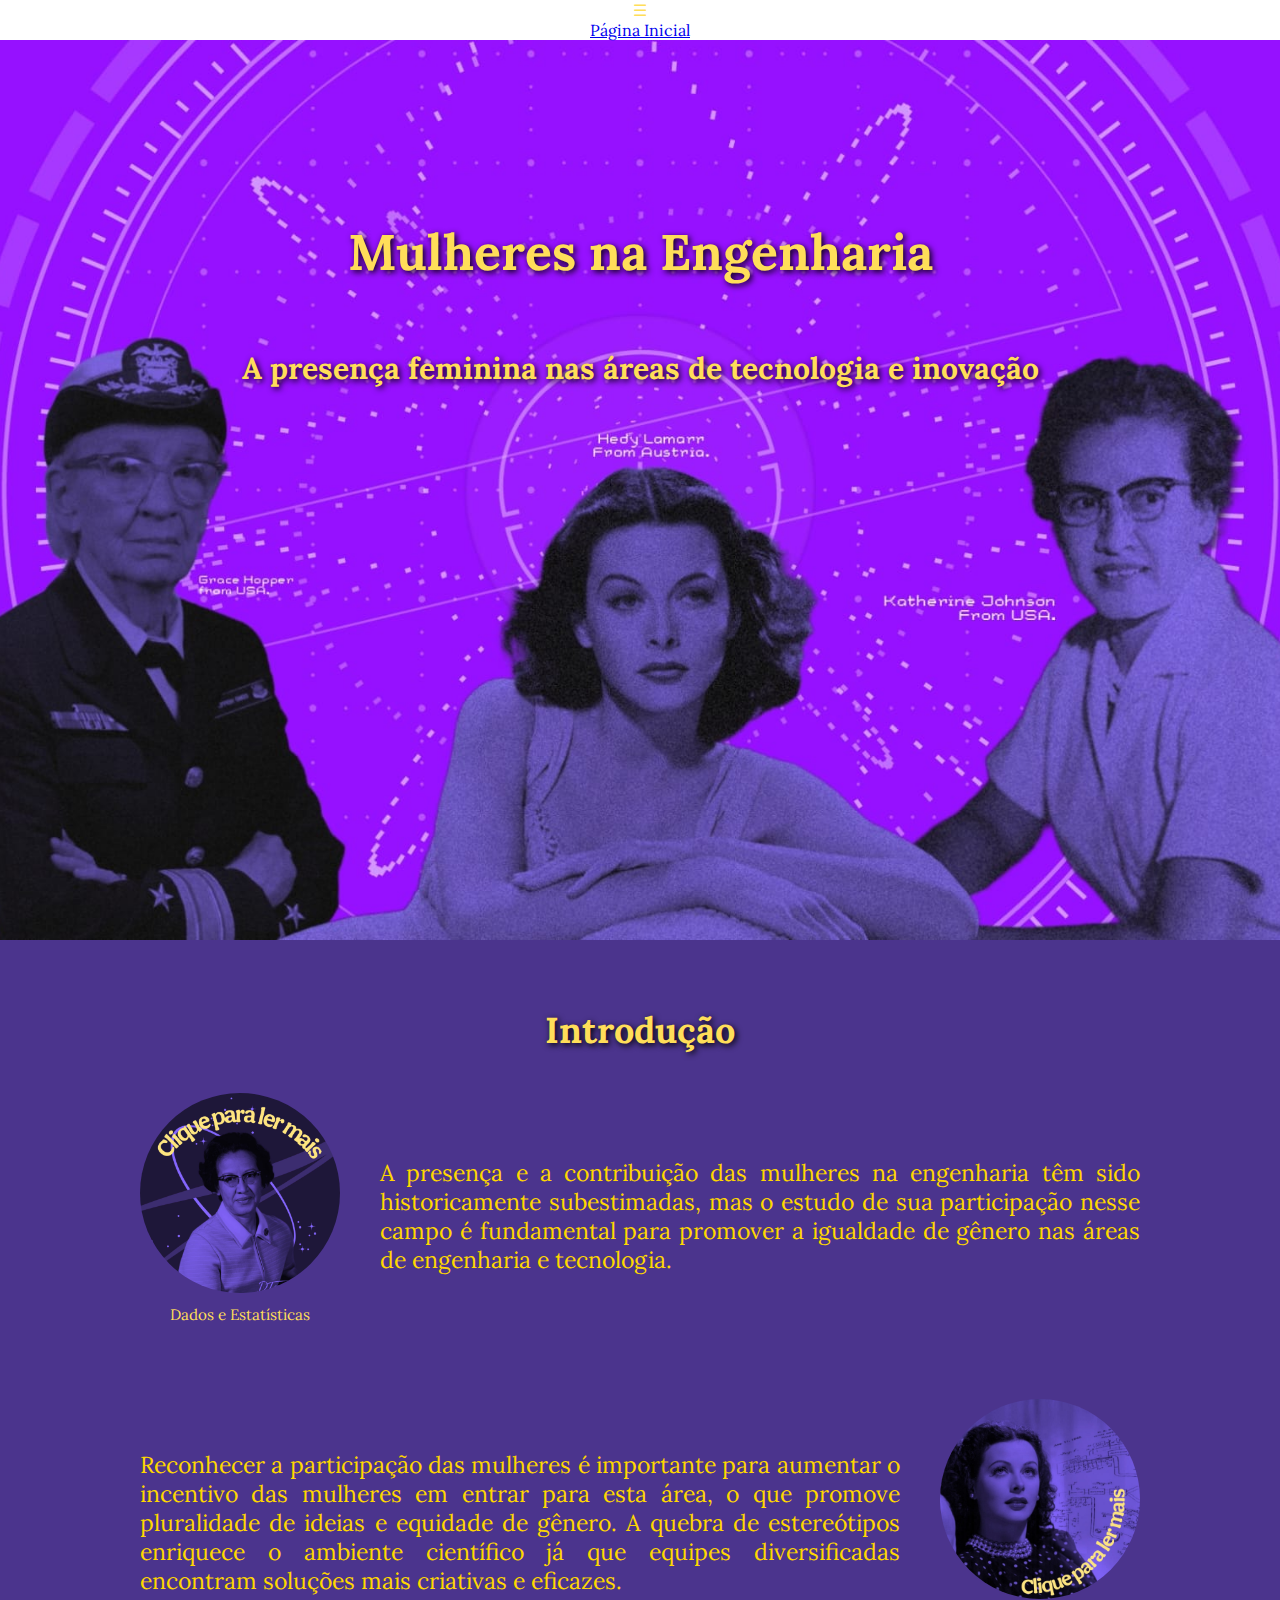
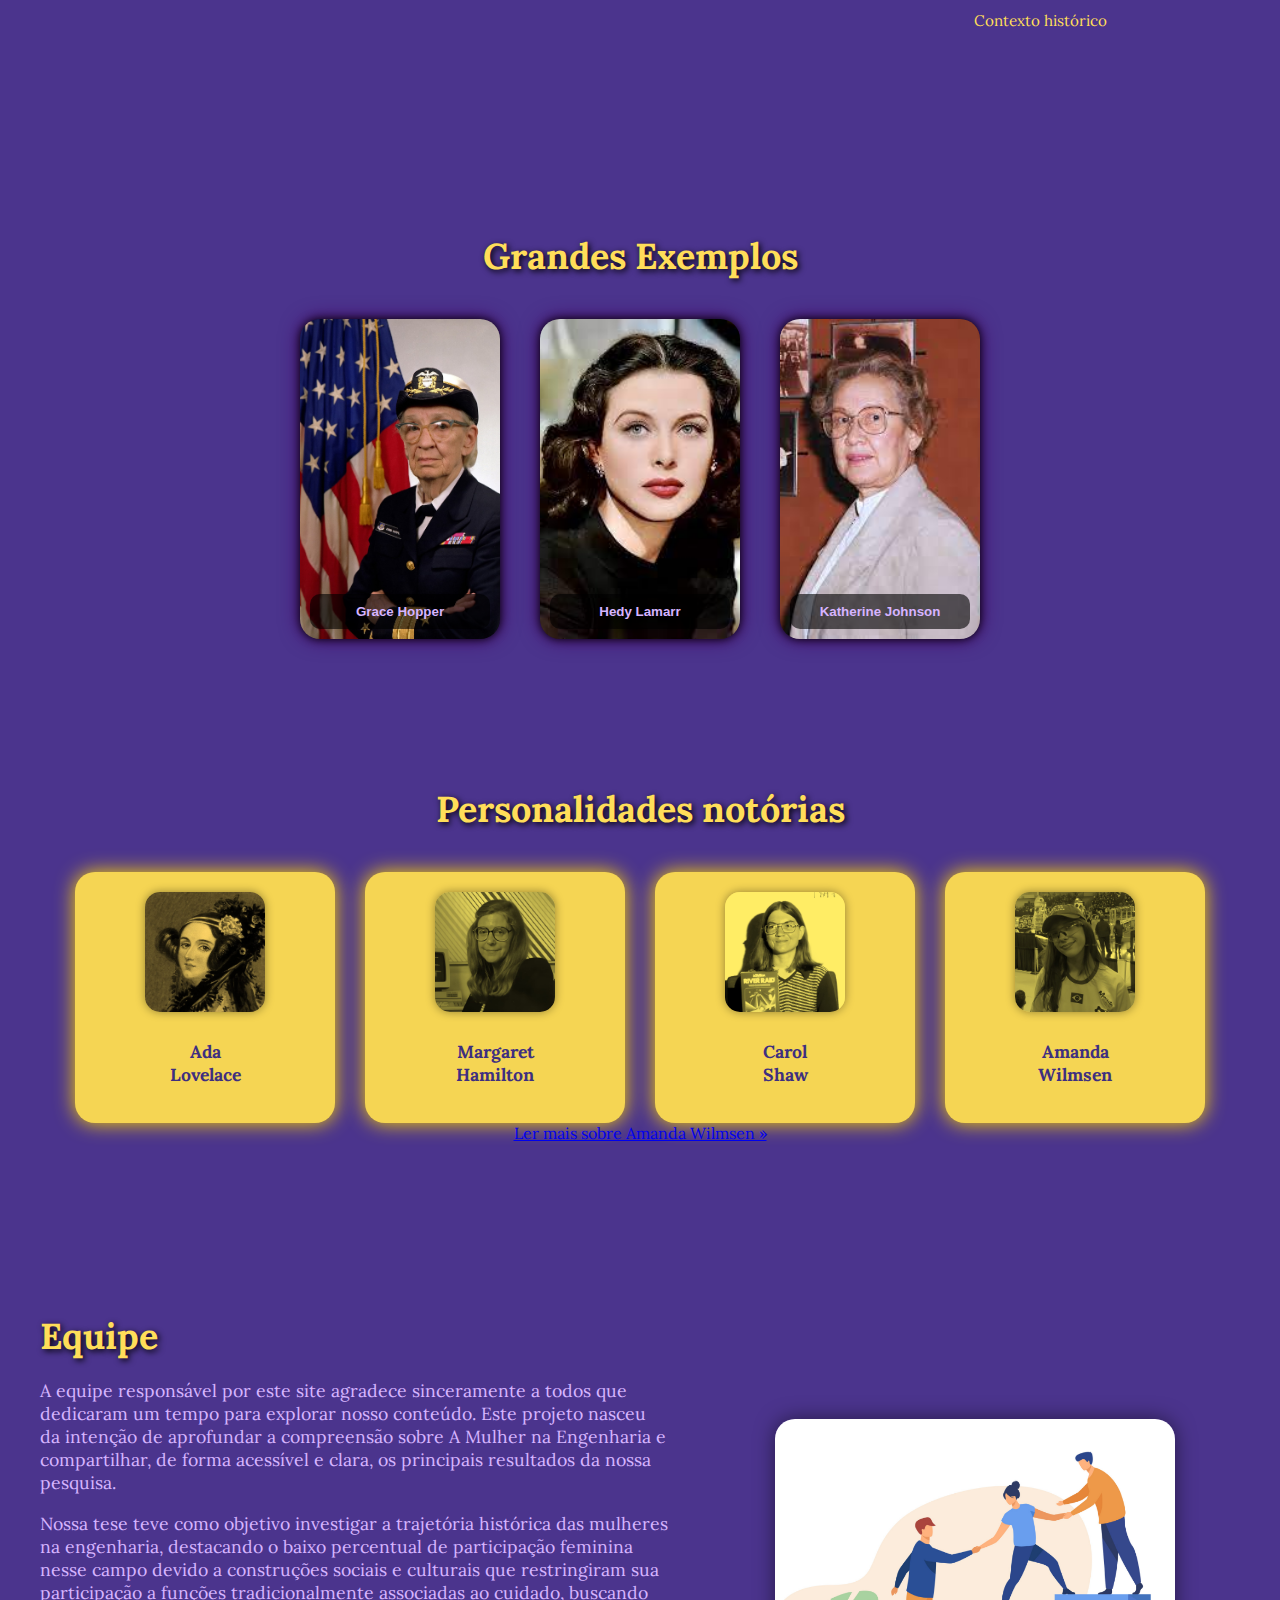
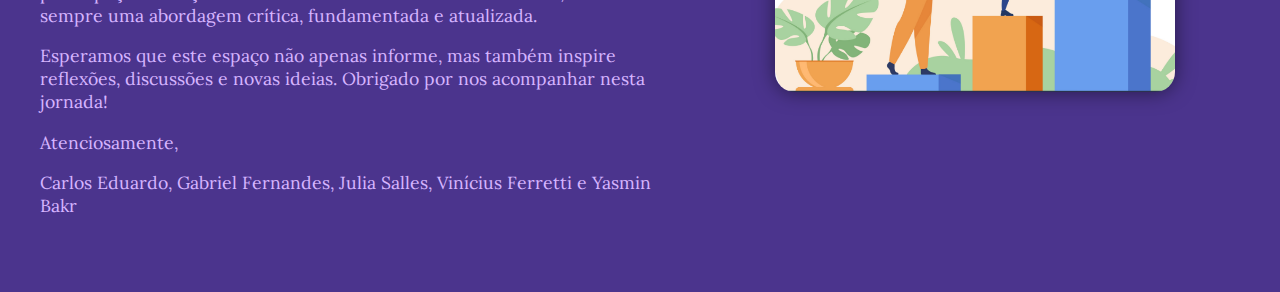
<file: index.html>
<!DOCTYPE html>
<html lang="pt-br">
<head>
  <meta charset="UTF-8">
  <title>Mulheres na Engenharia</title>
  <link rel="stylesheet" href="style.css">
</head>
<body>

<div class="menu" onclick="toggleMenu()">☰</div>
<nav id="side-menu" class="side-menu"></nav>

  <div class="hero">
    <img src="paginainical.jpg" alt="inicio" class="imagem-fundo">
    <div class="conteudo">
        <h1 class="titulo-inicio">Mulheres na Engenharia</h1>
        <h2 class="sub-titulo-inicio">A presença feminina nas áreas de tecnologia e inovação </h2>
    </div>
  </div>

  <section class="introducao">
    <h1 class="titulo">Introdução</h1>
    <div class="bloco"> 
      <div>
        <a href="dados.html">
          <img src="cliqueaquikatherine.jpg" alt="Ir para dados">
        </a>
        <p class="legenda">Dados e Estatísticas</p>
      </div>
      <div class="texto">
        <p>
          A presença e a contribuição das mulheres na engenharia têm sido historicamente subestimadas, mas o estudo de sua participação nesse campo é fundamental para promover a igualdade de gênero nas áreas de engenharia e tecnologia.
        </p>
      </div>
    </div>

    <div class="bloco invertido">
      <div>
        <a href="historia.html">
          <img src="cliqueaquihedy.jpg" alt="Ir para contexto histórico">
        </a>
        <p class="legenda">Contexto histórico</p>
      </div>
      <div class="texto">
        <p>
          Reconhecer a participação das mulheres é importante para aumentar o incentivo das mulheres em entrar para esta área, o que promove pluralidade de ideias e equidade de gênero. A quebra de estereótipos enriquece o ambiente científico já que equipes diversificadas encontram soluções mais criativas e eficazes.
        </p>
      </div>
    </div>
  </section>

  <section class="exemplos">
    <h1 class="titulo">Grandes Exemplos</h1>
    <div class="container">
      <button class="botao" id="graceHopper">
        <div class="nome">Grace Hopper</div>
      </button>
      <button class="botao" id="hedyLamarr">
        <div class="nome">Hedy Lamarr</div>
      </button>
      <button class="botao" id="katherineJohnson">
        <div class="nome">Katherine Johnson</div>
      </button>
    </div>
  </section>

  <section class="personalidades">
    <h1 class="titulo">Personalidades notórias</h1>
    <div class="card-grid">

      <div class="card" onclick="toggleCard(this)">
        <div class="card-header">
          <img src="ada.jpg" alt="Ada Lovelace">
          <p><strong>Ada</strong><br>Lovelace</p>
        </div>
        <div class="card-content">
          <p>Considerada a primeira programadora da história. Trabalhou com a máquina analítica de Charles Babbage.</p>
        </div>
      </div>

      <div class="card" onclick="toggleCard(this)">
        <div class="card-header">
          <img src="margaret.jpg" alt="Margaret Hamilton">
          <p><strong>Margaret</strong><br>Hamilton</p>
        </div>
        <div class="card-content">
          <p>Desenvolveu o software de voo da Apollo 11 da NASA. Pioneira na engenharia de software.</p>
        </div>
      </div>

      <div class="card" onclick="toggleCard(this)">
        <div class="card-header">
          <img src="carol.jpg" alt="Carol Shaw">
          <p><strong>Carol</strong><br>Shaw</p>
        </div>
        <div class="card-content">
          <p>Primeira mulher desenvolvedora de jogos eletrônicos. Trabalhou na Atari.</p>
        </div>
      </div>

      <div class="card" onclick="toggleCard(this)">
        <div class="card-header">
          <img src="amanda.jpg" alt="Amanda Wilmsen">
          <p><strong>Amanda</strong><br>Wilmsen</p>
        </div>
        <div class="card-content">
          <p>Jovem talento da engenharia brasileira, destaque em olimpíadas científicas.</p>
        </div>
      </div>

    </div>

        <div class="ler-mais-container">
           <a href="amanda.html" class="ler-mais-link">Ler mais sobre Amanda Wilmsen &raquo;</a>
        </div>
  </section>

<section class="secao-equipe">
  <div class="container-equipe">
    <div class="texto-equipe">
      <h2>Equipe</h2>
      <p>A equipe responsável por este site agradece sinceramente a todos que dedicaram um tempo para explorar nosso conteúdo. Este projeto nasceu da intenção de aprofundar a compreensão sobre A Mulher na Engenharia e compartilhar, de forma acessível e clara, os principais resultados da nossa pesquisa.</p>
      <p>Nossa tese teve como objetivo investigar a trajetória histórica das mulheres na engenharia, destacando o baixo percentual de participação feminina nesse campo devido a construções sociais e culturais que restringiram sua participação a funções tradicionalmente associadas ao cuidado, buscando sempre uma abordagem crítica, fundamentada e atualizada.</p>
      <p>Esperamos que este espaço não apenas informe, mas também inspire reflexões, discussões e novas ideias. Obrigado por nos acompanhar nesta jornada!</p>
      <p>Atenciosamente,</p>
      <p>Carlos Eduardo, Gabriel Fernandes, Julia Salles, Vinícius Ferretti e Yasmin Bakr</p>
    </div>
    <div class="imagem-equipe">
      <img src="fotogenerica.png" alt="Equipe">
    </div>
  </div>
</section>

  <script src="script.js"></script>
  <link href="https://fonts.googleapis.com/css2?family=Lora:ital,wght@0,400;0,700;1,400&display=swap" rel="stylesheet">
  
</body>
</html>
</file>
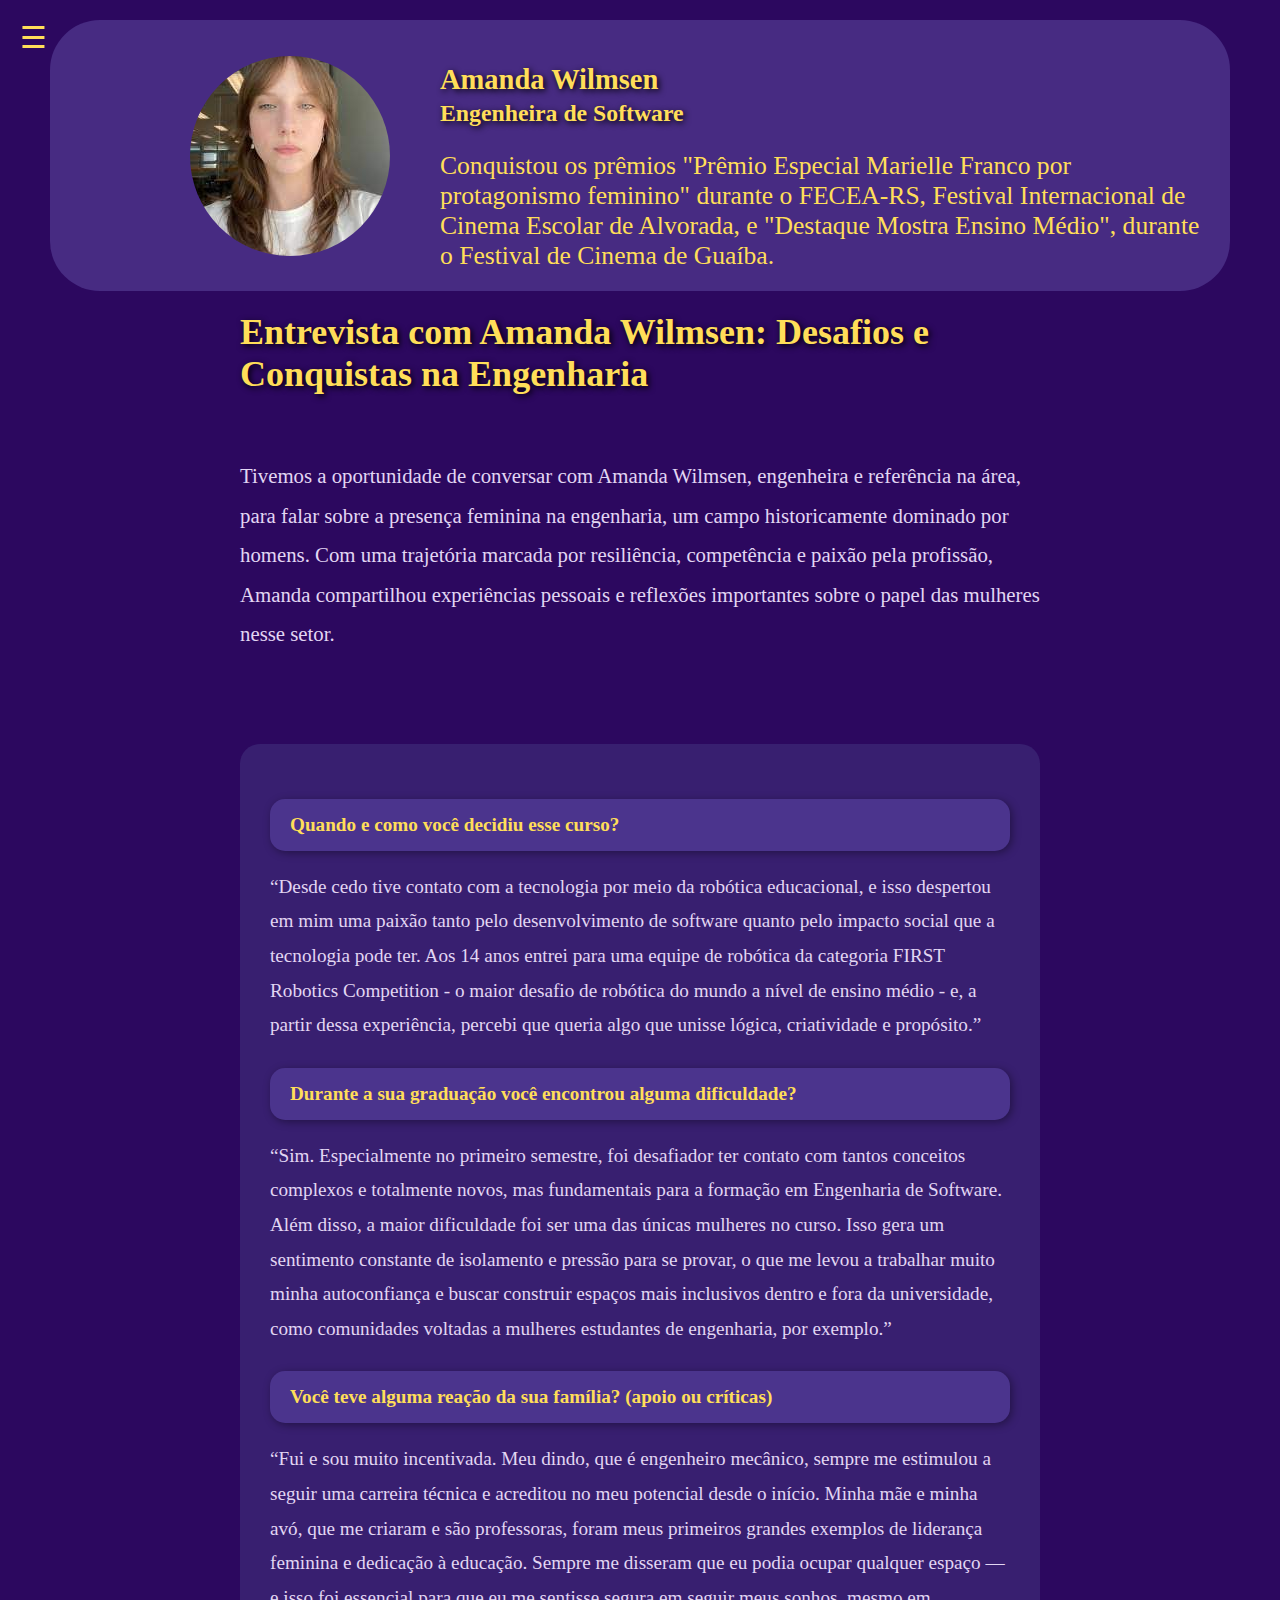
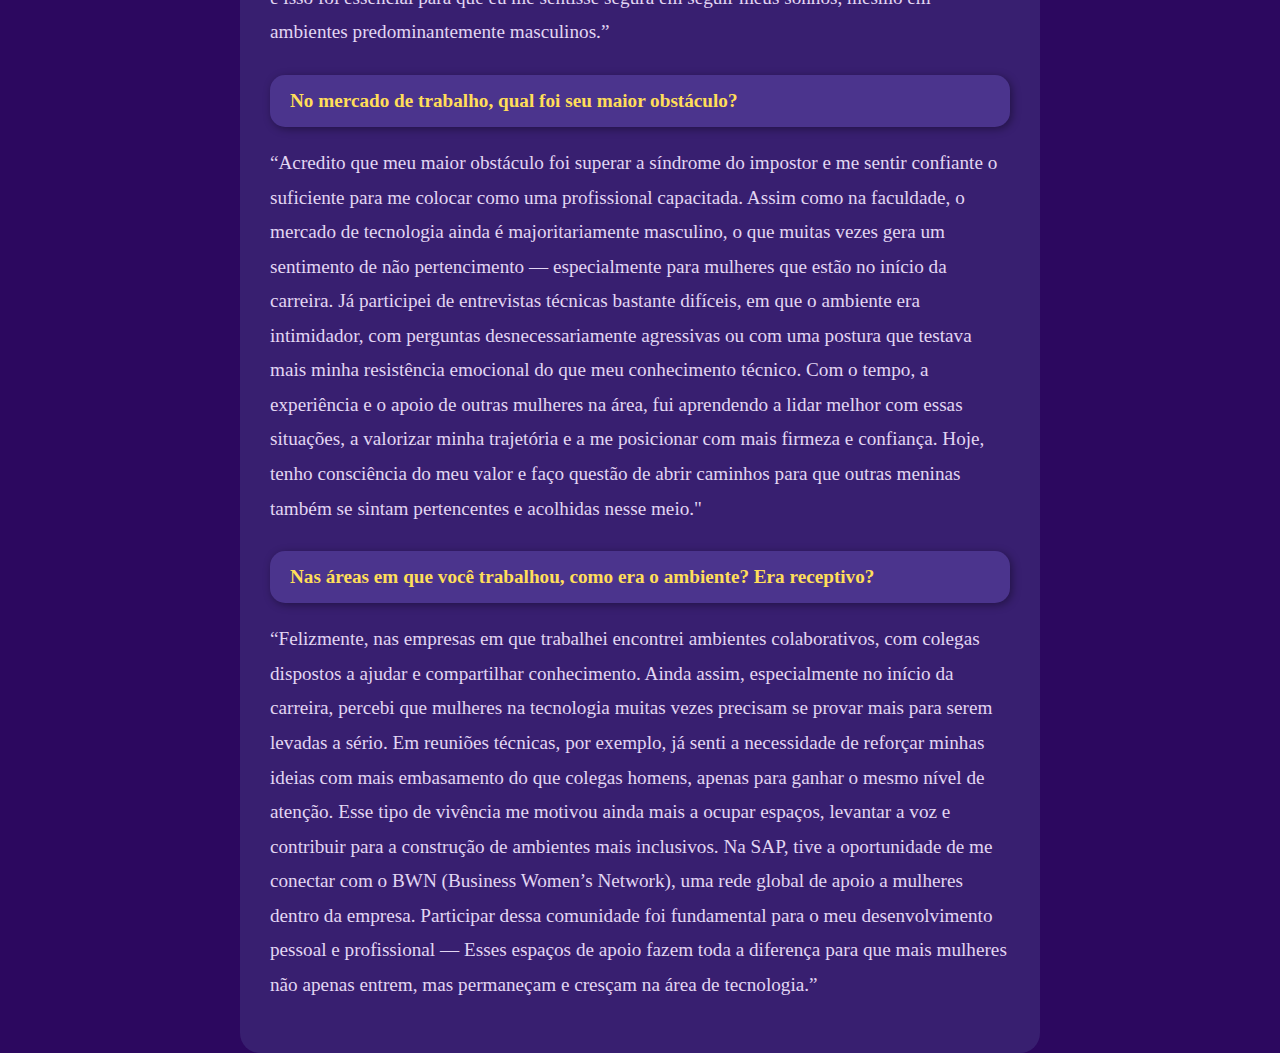
<file: amanda.html>
<!DOCTYPE html>
<html lang="pt-BR">
<head>
  <meta charset="UTF-8">
  <title>Amanda Wilmsen</title>
  <link rel="stylesheet" href="style.css">
  <script src="script.js" defer></script>

  <style>
    .topo {
      display: flex;
      align-items: center;
      background-color: #472b82;
      padding: 20px;
      border-radius: 50px;
      color: #ffde59;
      text-align: left;
      margin-top: 20px;
      margin-left: 50px;
      margin-right: 50px;
      > div {
      max-width: 1000px; 
      }

    }
    .topo img {
      width: 200px;
      border-radius: 50%;
      margin-right: 50px;
      margin-left: 120px;
    }

    .topo h2 {
      margin: 3;
      font-size: 1.9em;
    }

    .topo p {
      margin: 5px 0 0;
      font-size: 1.6em;
    }

    .titulo-secao {
      color: #ffde59;
      font-size: 2.0em;
      font-weight: bold;
      margin-bottom: 15px;
    }

    .conteudo {
      max-width: 800px;
      margin: 0 auto;
      text-align: left;
    }

    .conteudo p {
      color: #e2d6f3;
      margin-bottom: 50px;
      line-height: 1.9em;
      font-size: 1.3em;
    }

    body {
      background-color: #2c085f;
      height: 100%;
      margin: 0;
      padding: 0;
    }
    .titulo-secao {
      font-size: 36px;
      margin-bottom: 40px;
      font-weight: bold;
      color: #ffde59;
      text-shadow: 2px 2px 6px #000;

    }
    .nome-data {
      font-size: 15px;
      margin-bottom: 20px;
      font-weight: bold;
      color: #ffde59;
      text-shadow: 2px 2px 6px #000;

    }
    .imagem-amanda {
      flex: 1 1 400px;
      text-align: center;
}
  .menu {
  position: fixed;
  top: 20px;
  left: 20px;
  font-size: 30px;
  cursor: pointer;
  color: #ffde59;
  z-index: 1100;
}

#side-menu {
  position: fixed;
  top: 0;
  left: -250px; 
  width: 250px;
  height: 100%;
  background-color: #37248a;
  color: #ffde59;
  display: flex;
  flex-direction: column;
  padding-top: 80px;
  transition: left 0.3s ease;
  z-index: 1000;
}

#side-menu.open {
  left: 0;
}

#side-menu a {
  padding: 15px 30px;
  color: #ffde59;
  text-decoration: none;
  font-size: 1.2em;
  border-bottom: 1px solid #fff3;
}

#side-menu a:hover {
  background-color: #3a2770;
  color: white;
}
.pergunta-resposta {
  background-color: #381f70;
  padding: 30px;
  border-radius: 20px;
  margin-top: 40px;
  margin-bottom: 60px;
}

.pergunta {
  background-color: #4b348d;
  color: #ffde59;
  padding: 15px 20px;
  border-radius: 15px;
  font-weight: bold;
  font-size: 1.2em;
  margin-top: 25px;
  margin-bottom: 10px;
  box-shadow: 2px 2px 8px #00000060;
}

.pergunta-resposta p {
  color: #e2d6f3;
  margin-bottom: 20px;
  line-height: 1.8em;
  font-size: 1.2em;
}



  </style>
</head>
<body>

<div class="menu" onclick="toggleMenu()">☰</div>
<nav id="side-menu" class="side-menu"></nav>

  
  <div class="topo">
    <img src="cardamandawilmsen.jpg" alt="Amanda Wilmsen">
  <div>
    <div class="nome-data"><h2>Amanda Wilmsen<br><small>Engenheira de Software</small></h2></div>
      <p>Conquistou os prêmios "Prêmio Especial Marielle Franco por protagonismo feminino" durante o FECEA-RS, Festival Internacional de Cinema Escolar de Alvorada, e "Destaque Mostra Ensino Médio", durante o Festival de Cinema de Guaíba.</p>
    </div>
  </div>
  <div class="conteudo">
    <div class="titulo-secao">Entrevista com Amanda Wilmsen: Desafios e Conquistas na Engenharia</div>
    <p>Tivemos a oportunidade de conversar com Amanda Wilmsen, engenheira e referência na área, para falar sobre a presença feminina na engenharia, um campo historicamente dominado por homens. Com uma trajetória marcada por resiliência, competência e paixão pela profissão, Amanda compartilhou experiências pessoais e reflexões importantes sobre o papel das mulheres nesse setor.</p>

    <div class="pergunta-resposta">
        <div class="pergunta">Quando e como você decidiu esse curso?</div>
            <p>“Desde cedo tive contato com a tecnologia por meio da robótica educacional, e isso despertou em mim uma paixão tanto pelo desenvolvimento de software quanto pelo impacto social que a tecnologia pode ter. Aos 14 anos entrei para uma equipe de robótica da categoria FIRST Robotics Competition - o maior desafio de robótica do mundo a nível de ensino médio - e, a partir dessa experiência, percebi que queria algo que unisse lógica, criatividade e propósito.”</p>

        <div class="pergunta">Durante a sua graduação você encontrou alguma dificuldade?</div>
            <p>“Sim. Especialmente no primeiro semestre, foi desafiador ter contato com tantos conceitos complexos e totalmente novos, mas fundamentais para a formação em Engenharia de Software. Além disso, a maior dificuldade foi ser uma das únicas mulheres no curso. Isso gera um sentimento constante de isolamento e pressão para se provar, o que me levou a trabalhar muito minha autoconfiança e buscar construir espaços mais inclusivos dentro e fora da universidade, como comunidades voltadas a mulheres estudantes de engenharia, por exemplo.”</p>

        <div class="pergunta">Você teve alguma reação da sua família? (apoio ou críticas)</div>
            <p>“Fui e sou muito incentivada. Meu dindo, que é engenheiro mecânico, sempre me estimulou a seguir uma carreira técnica e acreditou no meu potencial desde o início. Minha mãe e minha avó, que me criaram e são professoras, foram meus primeiros grandes exemplos de liderança feminina e dedicação à educação. Sempre me disseram que eu podia ocupar qualquer espaço — e isso foi essencial para que eu me sentisse segura em seguir meus sonhos, mesmo em ambientes predominantemente masculinos.”</p>

        <div class="pergunta">No mercado de trabalho, qual foi seu maior obstáculo?</div>
            <p>“Acredito que meu maior obstáculo foi superar a síndrome do impostor e me sentir confiante o suficiente para me colocar como uma profissional capacitada. Assim como na faculdade, o mercado de tecnologia ainda é majoritariamente masculino, o que muitas vezes gera um sentimento de não pertencimento — especialmente para mulheres que estão no início da carreira. Já participei de entrevistas técnicas bastante difíceis, em que o ambiente era intimidador, com perguntas desnecessariamente agressivas ou com uma postura que testava mais minha resistência emocional do que meu conhecimento técnico. Com o tempo, a experiência e o apoio de outras mulheres na área, fui aprendendo a lidar melhor com essas situações, a valorizar minha trajetória e a me posicionar com mais firmeza e confiança. Hoje, tenho consciência do meu valor e faço questão de abrir caminhos para que outras meninas também se sintam pertencentes e acolhidas nesse meio."</p>

        <div class="pergunta">Nas áreas em que você trabalhou, como era o ambiente? Era receptivo?</div>
            <p>“Felizmente, nas empresas em que trabalhei encontrei ambientes colaborativos, com colegas dispostos a ajudar e compartilhar conhecimento. Ainda assim, especialmente no início da carreira, percebi que mulheres na tecnologia muitas vezes precisam se provar mais para serem levadas a sério. Em reuniões técnicas, por exemplo, já senti a necessidade de reforçar minhas ideias com mais embasamento do que colegas homens, apenas para ganhar o mesmo nível de atenção. Esse tipo de vivência me motivou ainda mais a ocupar espaços, levantar a voz e contribuir para a construção de ambientes mais inclusivos. Na SAP, tive a oportunidade de me conectar com o BWN (Business Women’s Network), uma rede global de apoio a mulheres dentro da empresa. Participar dessa comunidade foi fundamental para o meu desenvolvimento pessoal e profissional — Esses espaços de apoio fazem toda a diferença para que mais mulheres não apenas entrem, mas permaneçam e cresçam na área de tecnologia.”</p>
       
    </div>

</body>
</html>
</file>
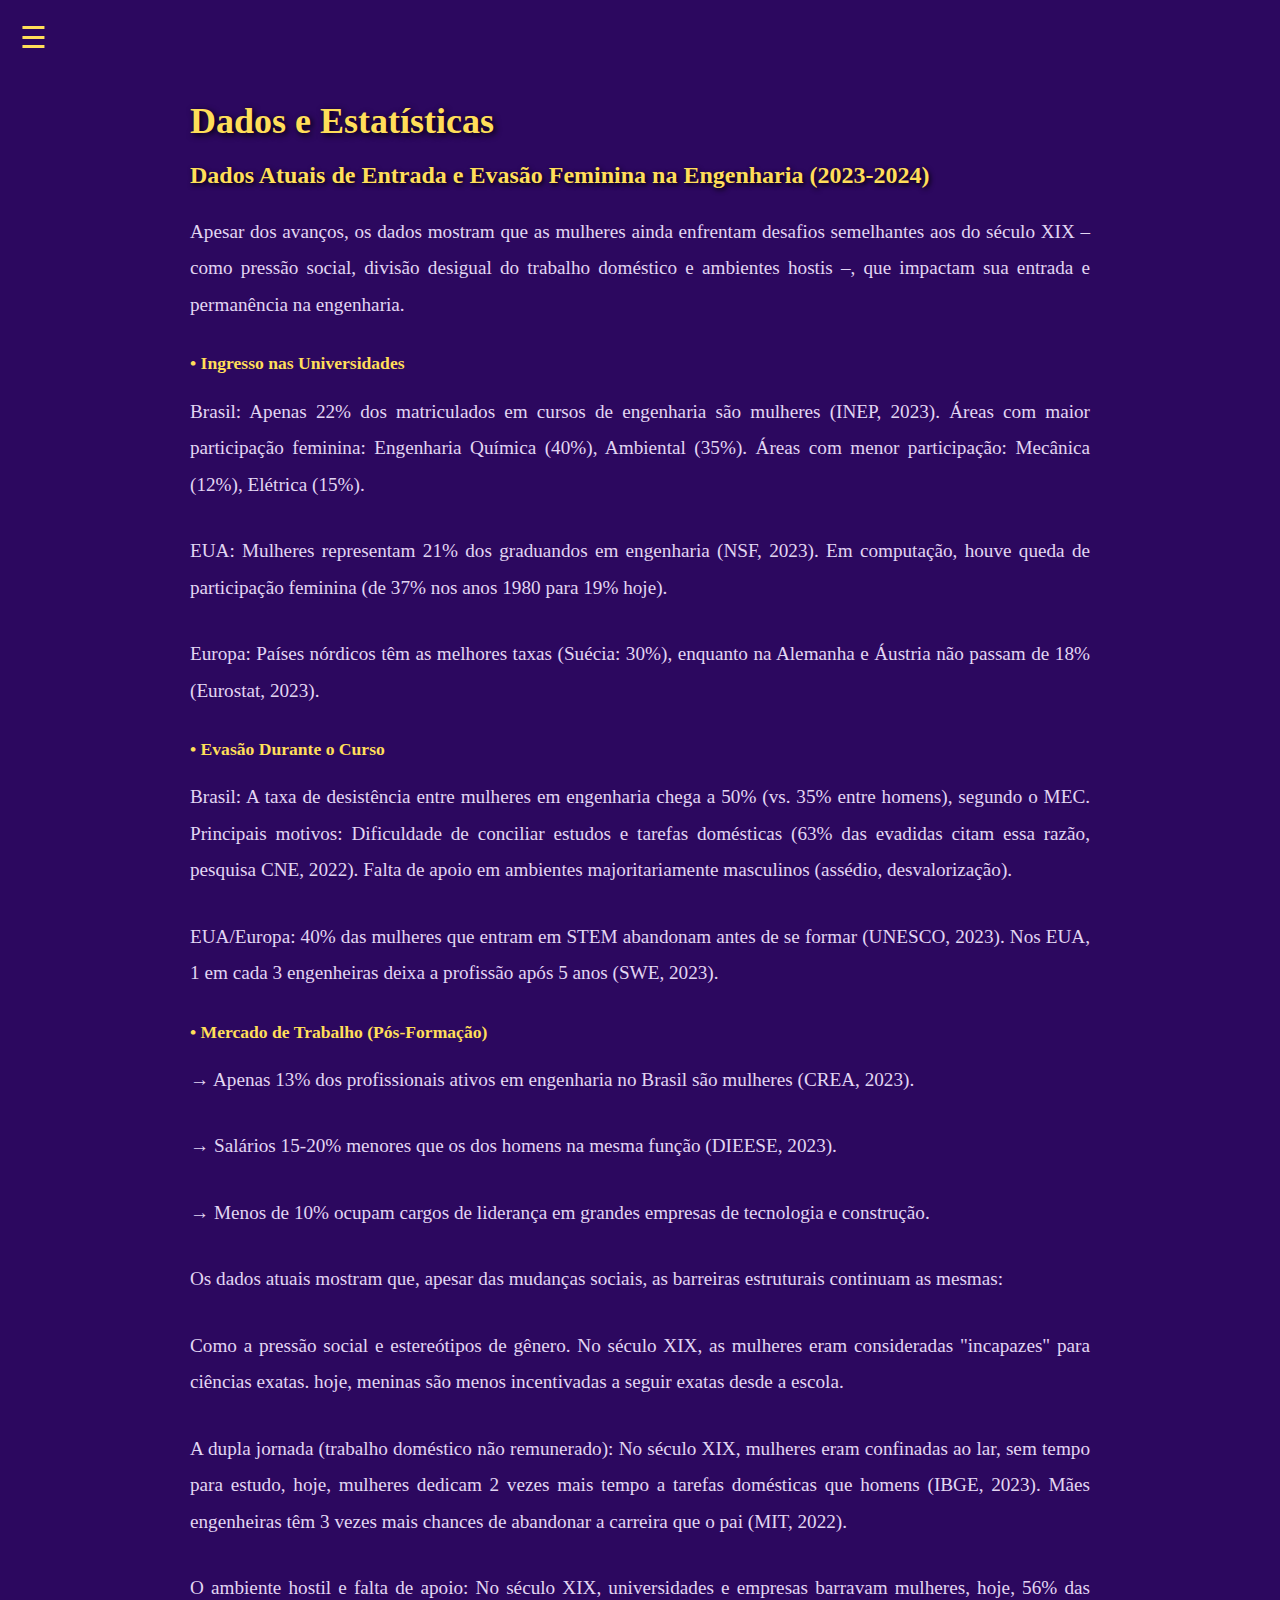
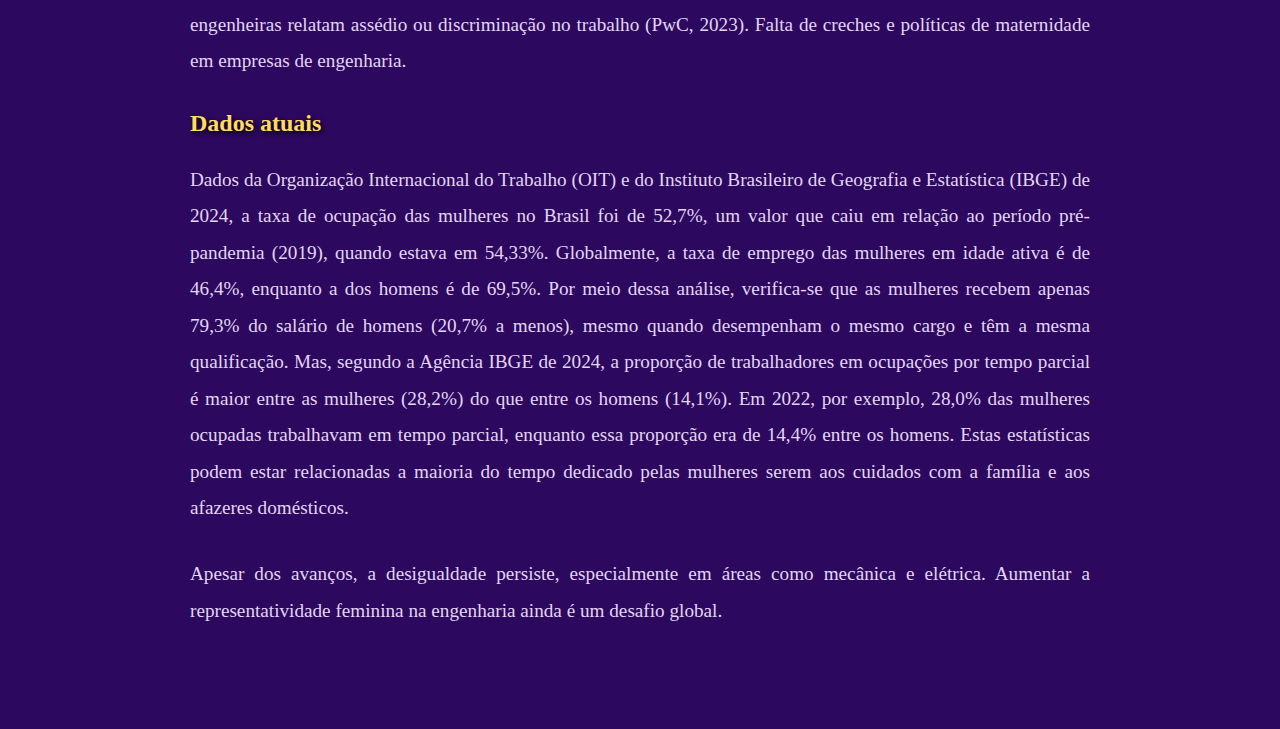
<file: dados.html>
<!DOCTYPE html>
<html lang="pt-BR">
<head>
  <meta charset="UTF-8">

  <title>Dados</title>
  <style>
    body {
      background-color: #2c085f;
      height: 100%;
      margin: 0;
      padding: 0;
      font-family: 'Lora', serif;
    }


    .conteudo {
      max-width: 900px;
      margin: 100px auto;
      padding: 0 20px;
      text-align: justify;
    }

    .titulo {
      font-size: 36px;
      margin-bottom: 20px;
      font-weight: bold;
      color: #ffde59;
      text-shadow: 2px 2px 6px #000;
    }

    .subtitulo {
      font-size: 24px;
      margin-bottom: 25px;
      font-weight: bold;
      color: #ffde59;
      text-shadow: 1.5px 1.5px 5px #000;
    }

    .conteudo p {
      color: #e2d6f3;
      margin-bottom: 30px;
      line-height: 1.9em;
      font-size: 1.2em;
    }

    .subtitulo.terceiro {
      color: #ffde59;
      font-size: 1.1em;
      font-weight: bold;
      margin-bottom: 15px;
      text-shadow: none;
    }
    .p {
      font-size: 1.2em;
      max-width: 800px;
    }
      .menu {
  position: fixed;
  top: 20px;
  left: 20px;
  font-size: 30px;
  cursor: pointer;
  color: #ffde59;
  z-index: 1100;
}

#side-menu {
  position: fixed;
  top: 0;
  left: -250px; 
  width: 250px;
  height: 100%;
  background-color: #37248a;
  color: #ffde59;
  display: flex;
  flex-direction: column;
  padding-top: 80px;
  transition: left 0.3s ease;
  z-index: 1000;
}

#side-menu.open {
  left: 0;
}

#side-menu a {
  padding: 15px 30px;
  color: #ffde59;
  text-decoration: none;
  font-size: 1.2em;
  border-bottom: 1px solid #fff3;
}

#side-menu a:hover {
  background-color: #3a2770;
  color: white;
}
  </style>
</head>

<body>

  <div class="menu" onclick="toggleMenu()">☰</div>
<nav id="side-menu" class="side-menu"></nav>


  <div class="conteudo">
    <div class="titulo">Dados e Estatísticas</div>

    <div class="subtitulo">Dados Atuais de Entrada e Evasão Feminina na Engenharia (2023-2024)</div>
    <p>Apesar dos avanços, os dados mostram que as mulheres ainda enfrentam desafios semelhantes aos do século XIX – como pressão social, divisão desigual do trabalho doméstico e ambientes hostis –, que impactam sua entrada e permanência na engenharia.</p>
      
      <div class="subtitulo terceiro">• Ingresso nas Universidades</div>
      <p>Brasil:  Apenas 22% dos matriculados em cursos de engenharia são mulheres (INEP, 2023).  Áreas com maior participação feminina: Engenharia Química (40%), Ambiental (35%).  Áreas com menor participação: Mecânica (12%), Elétrica (15%).</p>
      <p>EUA:  Mulheres representam 21% dos graduandos em engenharia (NSF, 2023).  Em computação, houve queda de participação feminina (de 37% nos anos 1980 para 19% hoje).</p>
      <p>Europa:  Países nórdicos têm as melhores taxas (Suécia: 30%), enquanto na Alemanha e Áustria não passam de 18% (Eurostat, 2023).</p>

      <div class="subtitulo terceiro">• Evasão Durante o Curso</div>
      <p>Brasil: A taxa de desistência entre mulheres em engenharia chega a 50% (vs. 35% entre homens), segundo o MEC.  Principais motivos:  Dificuldade de conciliar estudos e tarefas domésticas (63% das evadidas citam essa razão, pesquisa CNE, 2022).  Falta de apoio em ambientes majoritariamente masculinos (assédio, desvalorização).</p>
      <p>EUA/Europa:  40% das mulheres que entram em STEM abandonam antes de se formar (UNESCO, 2023).  Nos EUA, 1 em cada 3 engenheiras deixa a profissão após 5 anos (SWE, 2023).</p>
 
      <div class="subtitulo terceiro">• Mercado de Trabalho (Pós-Formação)</div>
      <p>→ Apenas 13% dos profissionais ativos em engenharia no Brasil são mulheres (CREA, 2023).</p>
      <p>→ Salários 15-20% menores que os dos homens na mesma função (DIEESE, 2023).</p>
      <P>→ Menos de 10% ocupam cargos de liderança em grandes empresas de tecnologia e construção.</P>
      <p>Os dados atuais mostram que, apesar das mudanças sociais, as barreiras estruturais continuam as mesmas:  </p>
      <p>Como a pressão social e estereótipos de gênero. No século XIX, as mulheres eram consideradas "incapazes" para ciências exatas. hoje, meninas são menos incentivadas a seguir exatas desde a escola.</p>
      <p>A dupla jornada (trabalho doméstico não remunerado): No século XIX, mulheres eram confinadas ao lar, sem tempo para estudo, hoje, mulheres dedicam 2 vezes mais tempo a tarefas domésticas que homens (IBGE, 2023). Mães engenheiras têm 3 vezes mais chances de abandonar a carreira que o pai (MIT, 2022).</p>
      <p>O ambiente hostil e falta de apoio: No século XIX,  universidades e empresas barravam mulheres, hoje, 56% das engenheiras relatam assédio ou discriminação no trabalho (PwC, 2023). Falta de creches e políticas de maternidade em empresas de engenharia.</p>

      <div class="subtitulo">Dados atuais</div>
      <p>Dados da Organização Internacional do Trabalho (OIT) e do Instituto Brasileiro de Geografia e Estatística (IBGE) de 2024, a taxa de ocupação das mulheres no Brasil foi de 52,7%, um valor que caiu em relação ao período pré-pandemia (2019), quando estava em 54,33%. Globalmente, a taxa de emprego das mulheres em idade ativa é de 46,4%, enquanto a dos homens é de 69,5%. Por meio dessa análise, verifica-se que as mulheres recebem apenas 79,3% do salário de homens (20,7% a menos), mesmo quando desempenham o mesmo cargo e têm a mesma qualificação. Mas, segundo a Agência IBGE de 2024, a proporção de trabalhadores em ocupações por tempo parcial é maior entre as mulheres (28,2%) do que entre os homens (14,1%). Em 2022, por exemplo, 28,0% das mulheres ocupadas trabalhavam em tempo parcial, enquanto essa proporção era de 14,4% entre os homens. Estas estatísticas podem estar relacionadas a maioria do tempo dedicado pelas mulheres serem aos cuidados com a família e aos afazeres domésticos.</p>
      <p>Apesar dos avanços, a desigualdade persiste, especialmente em áreas como mecânica e elétrica. Aumentar a representatividade feminina na engenharia ainda é um desafio global.</p>
    </div>
    
    <script src="script.js" defer></script>

</body>
</html>
</file>
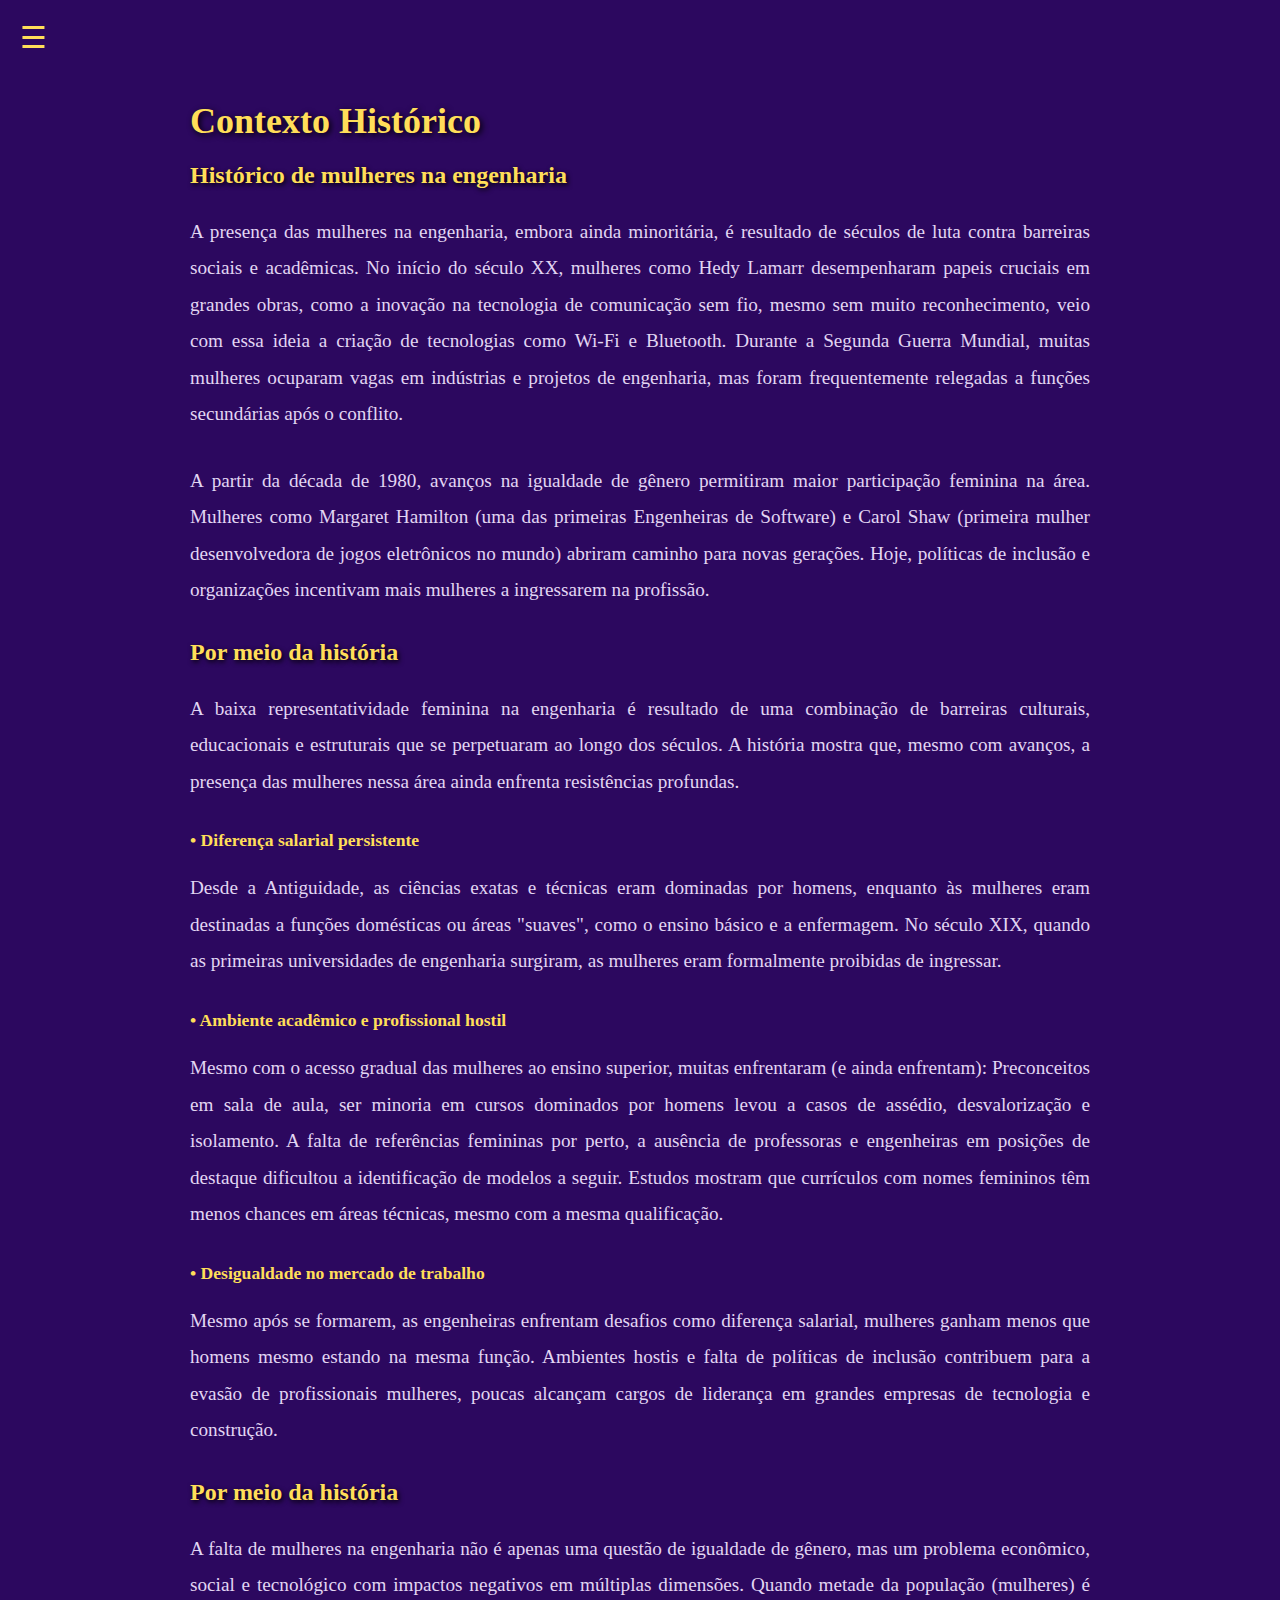
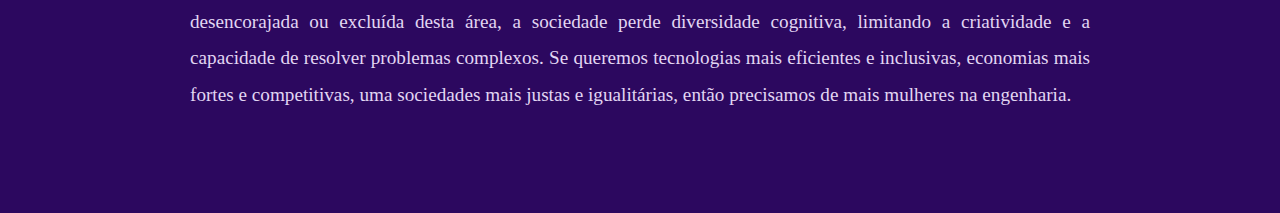
<file: historia.html>
<!DOCTYPE html>
<html lang="pt-BR">
<head>
  <meta charset="UTF-8">
  
  <title>Contexto histórico</title>
  <style>
    body {
      background-color: #2c085f;
      height: 100%;
      margin: 0;
      padding: 0;
      font-family: 'Lora', serif;
    }


    .conteudo {
      max-width: 900px;
      margin: 100px auto;
      padding: 0 20px;
      text-align: justify;
    }

    .titulo {
      font-size: 36px;
      margin-bottom: 20px;
      font-weight: bold;
      color: #ffde59;
      text-shadow: 2px 2px 6px #000;
    }

    .subtitulo {
      font-size: 24px;
      margin-bottom: 25px;
      font-weight: bold;
      color: #ffde59;
      text-shadow: 1.5px 1.5px 5px #000;
    }

    .conteudo p {
      color: #e2d6f3;
      margin-bottom: 30px;
      line-height: 1.9em;
      font-size: 1.2em;
    }

    .subtitulo.terceiro {
      color: #ffde59;
      font-size: 1.1em;
      font-weight: bold;
      margin-bottom: 15px;
      text-shadow: none;
    }
    .p {
      font-size: 1.2em;
      max-width: 800px;
    }
      .menu {
  position: fixed;
  top: 20px;
  left: 20px;
  font-size: 30px;
  cursor: pointer;
  color: #ffde59;
  z-index: 1100;
}

#side-menu {
  position: fixed;
  top: 0;
  left: -250px; 
  width: 250px;
  height: 100%;
  background-color: #37248a;
  color: #ffde59;
  display: flex;
  flex-direction: column;
  padding-top: 80px;
  transition: left 0.3s ease;
  z-index: 1000;
}

#side-menu.open {
  left: 0;
}

#side-menu a {
  padding: 15px 30px;
  color: #ffde59;
  text-decoration: none;
  font-size: 1.2em;
  border-bottom: 1px solid #fff3;
}

#side-menu a:hover {
  background-color: #3a2770;
  color: white;
}



  </style>
</head>

<body>

  <div class="menu" onclick="toggleMenu()">☰</div>
<nav id="side-menu" class="side-menu"></nav>


  <div class="conteudo">
    <div class="titulo">Contexto Histórico</div>

    <div class="subtitulo">Histórico de mulheres na engenharia</div>
    <p>A presença das mulheres na engenharia, embora ainda minoritária, é resultado de séculos de luta contra barreiras sociais e acadêmicas. No início do século XX, mulheres como Hedy Lamarr desempenharam papeis cruciais em grandes obras, como a inovação na tecnologia de comunicação sem fio, mesmo sem muito reconhecimento, veio com essa ideia a criação de tecnologias como Wi-Fi e Bluetooth. Durante a Segunda Guerra Mundial, muitas mulheres ocuparam vagas em indústrias e projetos de engenharia, mas foram frequentemente relegadas a funções secundárias após o conflito.</p>
    <p>A partir da década de 1980, avanços na igualdade de gênero permitiram maior participação feminina na área. Mulheres como Margaret Hamilton (uma das primeiras Engenheiras de Software) e Carol Shaw (primeira mulher desenvolvedora de jogos eletrônicos no mundo) abriram caminho para novas gerações. Hoje, políticas de inclusão e organizações incentivam mais mulheres a ingressarem na profissão.</p>

    <div class="subtitulo">Por meio da história</div>
    <p>A baixa representatividade feminina na engenharia é resultado de uma combinação de barreiras culturais, educacionais e estruturais que se perpetuaram ao longo dos séculos. A história mostra que, mesmo com avanços, a presença das mulheres nessa área ainda enfrenta resistências profundas.</p>

    <div class="subtitulo terceiro">• Diferença salarial persistente</div>
    <p>Desde a Antiguidade, as ciências exatas e técnicas eram dominadas por homens, enquanto às mulheres eram destinadas a funções domésticas ou áreas "suaves", como o ensino básico e a enfermagem. No século XIX, quando as primeiras universidades de engenharia surgiram, as mulheres eram formalmente proibidas de ingressar.</p>

    <div class="subtitulo terceiro">• Ambiente acadêmico e profissional hostil</div>
    <p>Mesmo com o acesso gradual das mulheres ao ensino superior, muitas enfrentaram (e ainda enfrentam): Preconceitos em sala de aula, ser minoria em cursos dominados por homens levou a casos de assédio, desvalorização e isolamento. A falta de referências femininas por perto, a ausência de professoras e engenheiras em posições de destaque dificultou a identificação de modelos a seguir. Estudos mostram que currículos com nomes femininos têm menos chances em áreas técnicas, mesmo com a mesma qualificação.</p>

    <div class="subtitulo terceiro">• Desigualdade no mercado de trabalho</div>
    <p>Mesmo após se formarem, as engenheiras enfrentam desafios como diferença salarial, mulheres ganham menos que homens mesmo estando na mesma função. Ambientes hostis e falta de políticas de inclusão contribuem para a evasão de profissionais mulheres, poucas alcançam cargos de liderança em grandes empresas de tecnologia e construção.</p>

    <div class="subtitulo">Por meio da história</div>
    <p>A falta de mulheres na engenharia não é apenas uma questão de igualdade de gênero, mas um problema econômico, social e tecnológico com impactos negativos em múltiplas dimensões. Quando metade da população (mulheres) é desencorajada ou excluída desta área, a sociedade perde diversidade cognitiva, limitando a criatividade e a capacidade de resolver problemas complexos. Se queremos tecnologias mais eficientes e inclusivas, economias mais fortes e competitivas, uma sociedades mais justas e igualitárias, então precisamos de mais mulheres na engenharia.</p>
  </div>

  <script src="script.js" defer></script>

</body>
</html>
</file>
<file: style.css>
/* ===== RESET & BASE ===== */
html, body {
  margin: 0;
  padding: 0;
  height: 100%;
  font-family: 'Lora', serif;
  text-align: center;
  color: #ffde59;
}

/* ===== IMAGEM DE FUNDO GENÉRICA ===== */
.imagem-fundo {
  position: absolute;
  top: 0; left: 0;
  width: 100%; height: 100%;
  object-fit: cover;
  z-index: -1;
}

/* ===== HERO / LETREIRO ===== */
.hero {
  position: relative;
  height: 100vh;
  overflow: hidden;
}

.letreiro {
  position: absolute;
  top: 40%; left: 50%;
  transform: translate(-50%, -50%);
  color: #f5e663;
  font-size: 3rem;
  font-weight: 900;
  text-shadow: 2px 2px 10px rgba(0,0,0,0.8);
  white-space: nowrap;
}

/* ===== MENU ===== */
#menu-toggle {
  font-size: 30px;
  cursor: pointer;
  padding: 10px 15px;
  position: fixed;
  top: 10px; left: 10px;
  z-index: 1001;
  color: #fff;
}

#top-menu {
  display: none;
  position: fixed;
  top: 50px;
  left: 0;
  width: 100%;
  background-color: #401675;
  padding: 10px 0;
  z-index: 1000;
}

#top-menu a {
  margin: 0 20px;
  color: white;
  text-decoration: none;
  font-weight: bold;
}

#top-menu a:hover {
  text-decoration: underline;
}

/* ===== CONTEÚDO GERAL ===== */
.conteudo {
  position: relative;
  height: 100%;
  display: flex;
  flex-direction: column;
  align-items: center;
  margin-top: 150px;
  padding: 20px;
  text-align: center;
}

h1 {
  font-size: 3em;
  margin: 0.2em 0;
}

p {
  font-size: 1.2em;
  max-width: 800px;
}

/* ===== INTRODUÇÃO ===== */
.introducao {
  position: relative;
  padding: 60px 40px;
  display: flex;
  flex-direction: column;
  align-items: center;
  text-align: justify;
  color: #FFD700;
}

.introducao::before {
  content: "";
  position: absolute;
  top: 0; left: 0;
  width: 100%; height: 100%;
  background-color: #4b348d;
  background-size: cover;
  background-position: center;
  z-index: -1;
}

/* Blocos com imagem e texto */
.bloco {
  display: flex;
  align-items: center;
  max-width: 1000px;
  margin-bottom: 60px;
  gap: 40px;
  flex-wrap: wrap;
}

.bloco img {
  width: 200px;
  height: 200px;
  border-radius: 50%;
  object-fit: cover;
  cursor: pointer;
  transition: transform 0.3s;
}

.bloco img:hover {
  transform: scale(1.05);
}

.texto {
  font-size: 1.2em;
  flex: 1;
  min-width: 300px;
}

.invertido {
  flex-direction: row-reverse;
}

.clique-texto {
  color: white;
  margin-top: 10px;
  font-size: 0.9em;
}

/* ===== SEÇÃO EXEMPLOS ===== */
.exemplos {
  background-color: #4b348d;
  color: #ffde59;
  padding: 60px 30px;
  margin: 0;
  
}

.container {
  display: flex;
  justify-content: center;
  gap: 40px;
  flex-wrap: wrap;
}

/* Botão com imagem */
.botao {
  width: 200px;
  height: 320px;
  border: none;
  border-radius: 20px;
  background-size: cover;
  background-position: center;
  cursor: pointer;
  display: flex;
  flex-direction: column;
  justify-content: flex-end;
  padding: 10px;
  position: relative;
  box-shadow: 0 0 10px #000, 0 0 20px rgb(68, 3, 99);
  transition: transform 0.3s, box-shadow 0.3s;
}

.botao:hover {
  transform: scale(1.05);
  box-shadow: 0 0 15px #000, 0 0 30px rgb(68, 3, 99);
}


.nome {
  background-color: rgba(0, 0, 0, 0.6);
  border-radius: 10px;
  padding: 10px;
  color: #d6b4ff;
  font-weight: bold;
  font-size: 1em;
  z-index: 1;
}

/* Botões com fundo personalizado */
#graceHopper { background-image: url('graceexemplo.jpg'); }
#hedyLamarr { background-image: url('hedyexemplo.jpg'); }
#katherineJohnson { background-image: url('katherineexemplo.jpg'); }

/* ===== SEÇÃO PERSONALIDADES NOTÓRIAS ===== */
.personalidades {
  position: relative;
  padding: 80px 20px;
  color: #000;
  z-index: 1;
}

.personalidades::before {
  content: "";
  position: absolute;
  top: 0; left: 0;
  width: 100%; height: 100%;
  background-color: #4b348d;
  background-size: cover;
  background-position: center;
  z-index: -1;
}

.personalidades .titulo {
  font-size: 36px;
  margin-bottom: 40px;
  font-weight: bold;
  color: #ffde59;
  text-shadow: 2px 2px 6px #000;
}

/* ===== CARDS (GENÉRICOS E PERSONALIZADOS) ===== */
.card-grid {
  display: flex;
  flex-wrap: wrap;
  justify-content: center;
  gap: 30px;
  max-width: 1200px;
  margin: 0 auto;
}

.card {
  background-color: #f5d553;
  border-radius: 20px;
  width: 260px;
  cursor: pointer;
  transition: transform 0.3s ease, box-shadow 0.3s ease;
  box-shadow: 0 0 20px #ffd700;
  overflow: hidden;
}

.card:hover,
.card.expanded {
  transform: scale(1.05);
  box-shadow: 0 0 15px #ffd966;
}

.card-header {
  display: flex;
  flex-direction: column;
  align-items: center;
  padding: 20px;
}

.card-header img {
  width: 120px;
  height: 120px;
  border-radius: 15px;
  object-fit: cover;
  margin-bottom: 10px;
  box-shadow: 0 0 10px rgba(0,0,0,0.4);
}

.card-header p {
  font-weight: bold;
  font-size: 1.1em;
  color: #3e2f80;
  text-align: center;
}

.card-content {
  display: none;
  padding: 15px;
  text-align: justify;
  color: #3e2f80;
  font-size: 0.95em;
}

.card.expanded .card-content {
  display: block;
}

/* ===== TÍTULOS ===== */
.titulo {
  font-size: 36px;
  margin-bottom: 40px;
  font-weight: bold;
  color: #ffde59;
  text-shadow: 2px 2px 6px #000;
}

.titulo-inicio {
  font-size: 50px;
  margin-bottom: 40px;
  font-weight: bold;
  color: #ffde59;
  text-shadow: 2px 2px 6px #000; 
}
.sub-titulo-inicio {
  font-size: 30px;
  margin-bottom: 40px;
  font-weight: bold;
  color: #ffde59;
  text-shadow: 2px 2px 6px #000; 
}
.legenda {
  text-align: center;
  color: #ffde59;
  font-size: 0.95em;
  margin-top: 8px;
  font-style: Lora;
}
/* ===== SEÇÃO EQUIPE ===== */
.secao-equipe {
  background-color: #4b348d;
  color: #ffde59;
  padding: 60px 30px;
}

.container-equipe {
  display: flex;
  flex-wrap: wrap;
  justify-content: space-between;
  align-items: center;
  max-width: 1200px;
  margin: 0 auto;
  gap: 40px;
}

.texto-equipe {
  flex: 1 1 500px;
  text-align: left;
}

.texto-equipe h2 {
  font-size: 36px;
  margin-bottom: 20px;
  font-weight: bold;
  color: #ffde59;
  text-shadow: 2px 2px 6px #000;
}

.texto-equipe p {
  font-size: 1.1em;
  margin-bottom: 15px;
  max-width: 100%;
  color: #d6b4ff;
}

.imagem-equipe {
  flex: 1 1 400px;
  text-align: center;
}

.imagem-equipe img {
  width: 100%;
  max-width: 400px;
  border-radius: 20px;
  box-shadow: 0 0 20px rgba(0,0,0,0.5);
}
</file>
